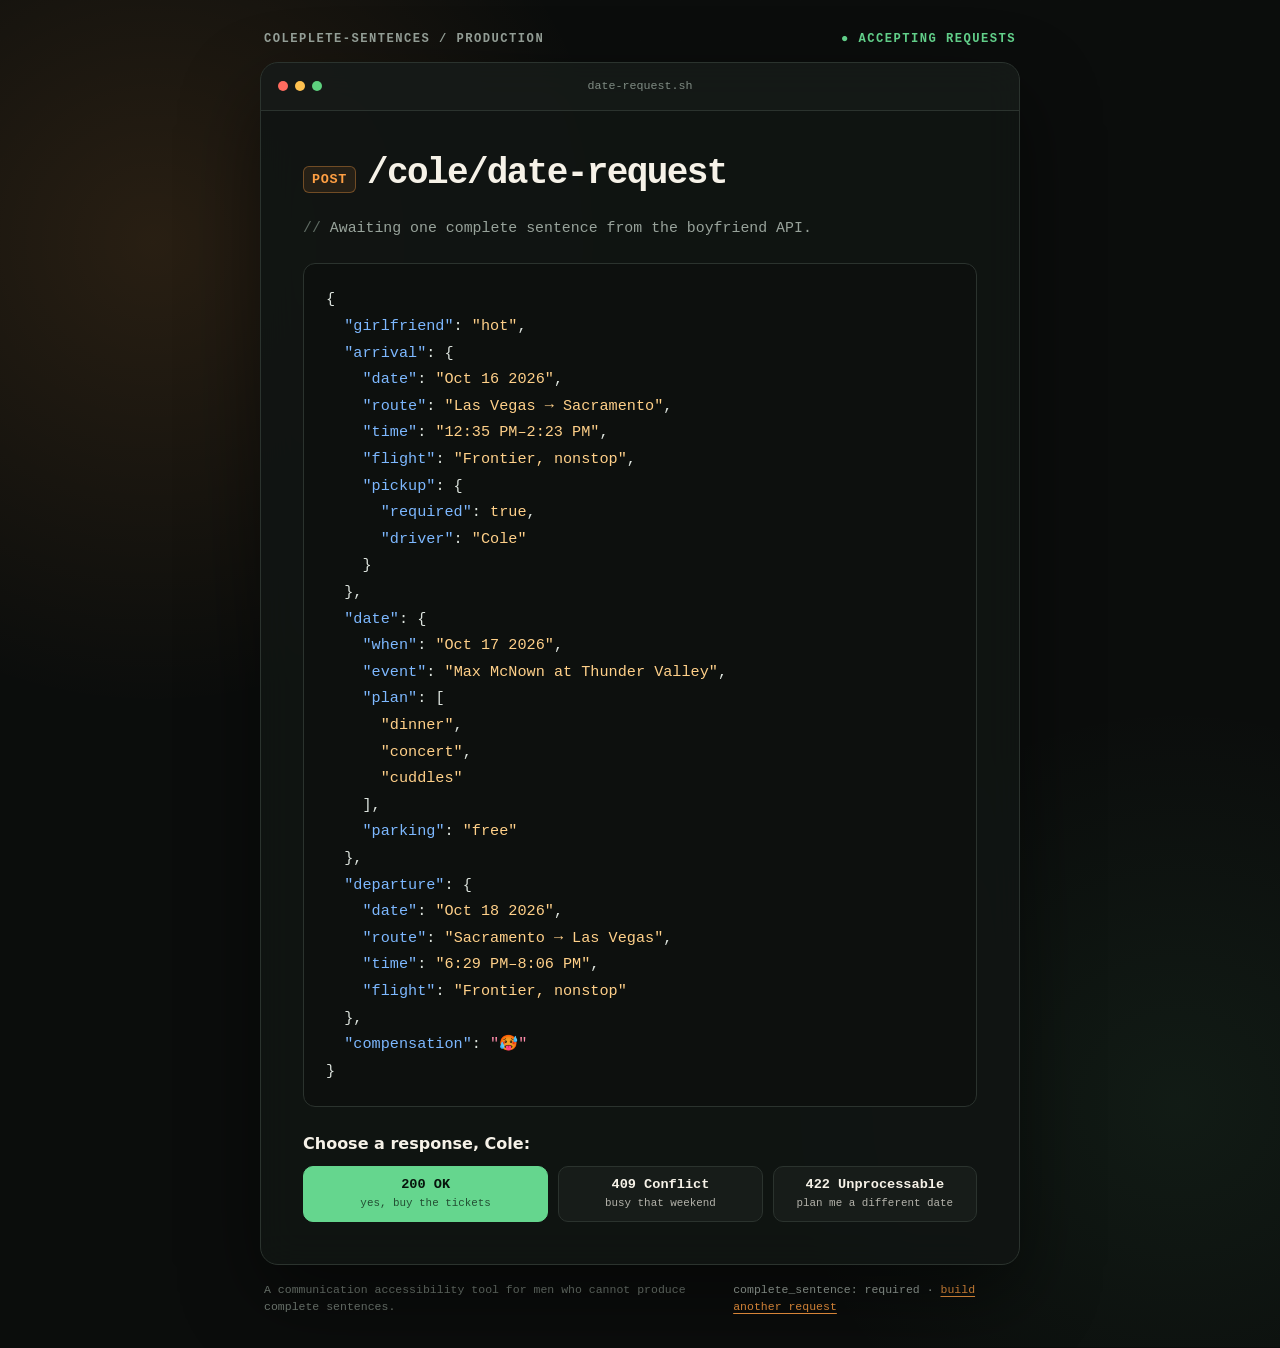
<file: index.html>
<!doctype html>
<html lang="en">
<head>
  <meta charset="utf-8">
  <meta name="viewport" content="width=device-width, initial-scale=1">
  <meta name="theme-color" content="#0b0d0c">
  <meta name="description" content="A date request endpoint for Cole.">
  <title>POST /cole/date-request</title>
  <link rel="icon" type="image/svg+xml" href="data:image/svg+xml,%3Csvg xmlns='http://www.w3.org/2000/svg' viewBox='0 0 64 64'%3E%3Crect width='64' height='64' rx='14' fill='%230b0d0c'/%3E%3Cpath d='M32 50S12 39 12 23c0-9 11-13 20-3 9-10 20-6 20 3 0 16-20 27-20 27Z' fill='%23ff9f43'/%3E%3Cpath d='m24 26-5 6 5 6M40 26l5 6-5 6' fill='none' stroke='%230b0d0c' stroke-width='4' stroke-linecap='round' stroke-linejoin='round'/%3E%3C/svg%3E">
  <link rel="stylesheet" href="styles.css?v=20260915">
  <script src="config.js" defer></script>
  <script src="script.js" defer></script>
</head>
<body>
  <main>
    <div class="eyebrow"><span>coleplete-sentences / production</span><span>● accepting requests</span></div>
    <section class="terminal" aria-labelledby="request-title">
      <div class="window-bar" aria-hidden="true">
        <div class="dots">
          <button class="dot dot-close" type="button" aria-label="Close window"></button>
          <button class="dot dot-minimize" type="button" aria-label="Minimize window"></button>
          <button class="dot dot-maximize" type="button" aria-label="Enter emergency approve mode"></button>
        </div>
        <div class="window-title">date-request.sh</div>
      </div>
      <div class="request">
        <div class="route"><span class="method">POST</span><h1 id="request-title">/<span data-recipient-slug>cole</span>/date-request</h1></div>
        <p class="comment">Awaiting one complete sentence from the boyfriend API.</p>
        <pre id="requestPayload" aria-label="Date request JSON"><span class="punctuation">{</span>
  <span class="key">"girlfriend"</span><span class="punctuation">:</span> <span class="hot">"hot"</span><span class="punctuation">,</span>
  <span class="key">"arrival"</span><span class="punctuation">:</span> <span class="punctuation">{</span>
    <span class="key">"date"</span><span class="punctuation">:</span> <span class="string">"Oct 16 2026"</span><span class="punctuation">,</span>
    <span class="key">"route"</span><span class="punctuation">:</span> <span class="string">"Las Vegas → Sacramento"</span><span class="punctuation">,</span>
    <span class="key">"time"</span><span class="punctuation">:</span> <span class="string">"12:35 PM–2:23 PM"</span><span class="punctuation">,</span>
    <span class="key">"flight"</span><span class="punctuation">:</span> <span class="string">"Frontier, nonstop"</span><span class="punctuation">,</span>
    <span class="key">"pickup"</span><span class="punctuation">:</span> <span class="punctuation">{</span> <span class="key">"required"</span><span class="punctuation">:</span> <span class="string">true</span><span class="punctuation">,</span> <span class="key">"driver"</span><span class="punctuation">:</span> <span class="string">"Cole"</span> <span class="punctuation">}</span>
  <span class="punctuation">},</span>
  <span class="key">"date"</span><span class="punctuation">:</span> <span class="punctuation">{</span>
    <span class="key">"when"</span><span class="punctuation">:</span> <span class="string">"Oct 17 2026 at 7pm"</span><span class="punctuation">,</span>
    <span class="key">"event"</span><span class="punctuation">:</span> <span class="string">"Max McNown at Thunder Valley"</span><span class="punctuation">,</span>
    <span class="key">"plan"</span><span class="punctuation">:</span> <span class="punctuation">[</span><span class="string">"dinner"</span><span class="punctuation">,</span> <span class="string">"concert"</span><span class="punctuation">,</span> <span class="string">"cuddles"</span><span class="punctuation">],</span>
    <span class="key">"parking"</span><span class="punctuation">:</span> <span class="string">"free"</span>
  <span class="punctuation">},</span>
  <span class="key">"departure"</span><span class="punctuation">:</span> <span class="punctuation">{</span>
    <span class="key">"date"</span><span class="punctuation">:</span> <span class="string">"Oct 18 2026"</span><span class="punctuation">,</span>
    <span class="key">"route"</span><span class="punctuation">:</span> <span class="string">"Sacramento → Las Vegas"</span><span class="punctuation">,</span>
    <span class="key">"time"</span><span class="punctuation">:</span> <span class="string">"6:29 PM–8:06 PM"</span><span class="punctuation">,</span>
    <span class="key">"flight"</span><span class="punctuation">:</span> <span class="string">"Frontier, nonstop"</span>
  <span class="punctuation">},</span>
  <span class="key">"compensation"</span><span class="punctuation">:</span> <span class="hot compensation-value" data-classified="&quot;classified&quot;">"🥵"</span>
<span class="punctuation">}</span></pre>
        <p class="prompt">Choose a response, <span data-recipient>Cole</span>:</p>
        <div class="actions" role="group" aria-label="Respond to date request">
          <a class="response-button" data-code="200" href="#">200 OK <small>yes, buy the tickets</small></a>
          <a class="response-button" data-code="409" href="#">409 Conflict <small>busy that weekend</small></a>
          <a class="response-button" data-code="422" href="#">422 Unprocessable <small>plan me a different date</small></a>
        </div>
        <div class="response" aria-live="polite"><div class="response-inner"><div class="response-line"></div></div></div>
      </div>
    </section>
    <footer>
      <span>A communication accessibility tool for men who cannot produce complete sentences.</span>
      <span class="complete">complete_sentence: required · <a href="builder.html">build another request</a></span>
    </footer>
  </main>
  <section class="emergency-overlay" aria-hidden="true" aria-label="Emergency approve mode">
    <p>CRITICAL DECISION REQUIRED</p>
    <button class="emergency-approve" type="button">APPROVE<br>THE REQUEST</button>
    <button class="emergency-exit" type="button">esc — return to normal mode</button>
  </section>
  <div class="confetti-layer" aria-hidden="true"></div>
</body>
</html>
</file>
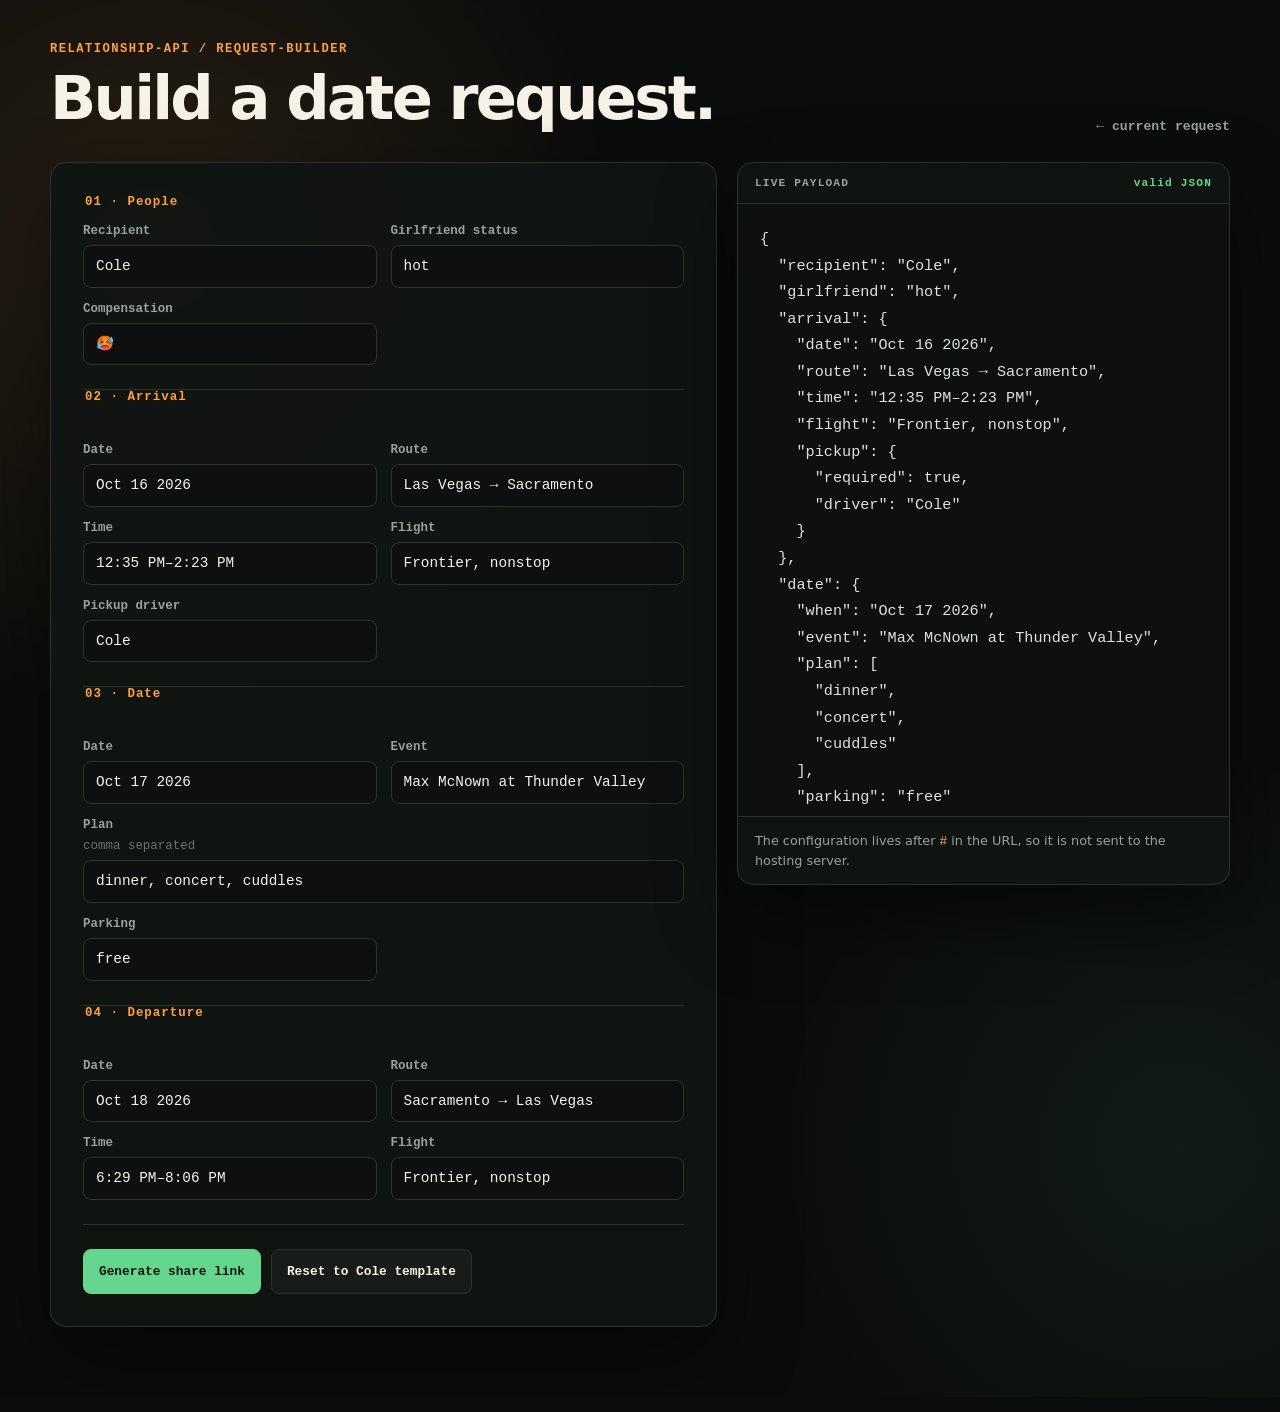
<file: builder.html>
<!doctype html>
<html lang="en">
<head>
  <meta charset="utf-8">
  <meta name="viewport" content="width=device-width, initial-scale=1">
  <meta name="theme-color" content="#0b0d0c">
  <meta name="description" content="Build a reusable relationship API request.">
  <title>Relationship API Request Builder</title>
  <link rel="icon" type="image/svg+xml" href="data:image/svg+xml,%3Csvg xmlns='http://www.w3.org/2000/svg' viewBox='0 0 64 64'%3E%3Crect width='64' height='64' rx='14' fill='%230b0d0c'/%3E%3Cpath d='M32 50S12 39 12 23c0-9 11-13 20-3 9-10 20-6 20 3 0 16-20 27-20 27Z' fill='%23ff9f43'/%3E%3C/svg%3E">
  <link rel="stylesheet" href="styles.css?v=20260915">
  <script src="config.js" defer></script>
  <script src="builder.js" defer></script>
</head>
<body class="builder-page">
  <main class="builder-shell">
    <header class="builder-header">
      <div><p class="builder-kicker">relationship-api / request-builder</p><h1>Build a date request.</h1></div>
      <a class="back-link" href="index.html">← current request</a>
    </header>

    <div class="builder-grid">
      <form id="requestForm" class="builder-form">
        <fieldset>
          <legend>01 · People</legend>
          <label>Recipient<input name="recipient" required autocomplete="off"></label>
          <label>Girlfriend status<input name="girlfriend" autocomplete="off"></label>
          <label>Compensation<input name="compensation" autocomplete="off"></label>
        </fieldset>

        <fieldset>
          <legend>02 · Arrival</legend>
          <label>Date<input name="arrivalDate" autocomplete="off"></label>
          <label>Route<input name="arrivalRoute" autocomplete="off"></label>
          <label>Time<input name="arrivalTime" autocomplete="off"></label>
          <label>Flight<input name="arrivalFlight" autocomplete="off"></label>
          <label>Pickup driver<input name="pickupDriver" autocomplete="off"></label>
        </fieldset>

        <fieldset>
          <legend>03 · Date</legend>
          <label>Date<input name="dateWhen" required autocomplete="off"></label>
          <label>Event<input name="event" required autocomplete="off"></label>
          <label class="wide">Plan <span>comma separated</span><input name="plan" required autocomplete="off"></label>
          <label>Parking<input name="parking" autocomplete="off"></label>
        </fieldset>

        <fieldset>
          <legend>04 · Departure</legend>
          <label>Date<input name="departureDate" autocomplete="off"></label>
          <label>Route<input name="departureRoute" autocomplete="off"></label>
          <label>Time<input name="departureTime" autocomplete="off"></label>
          <label>Flight<input name="departureFlight" autocomplete="off"></label>
        </fieldset>

        <div class="builder-actions">
          <button class="generate-button" type="submit">Generate share link</button>
          <button class="reset-button" type="button" id="resetBuilder">Reset to Cole template</button>
        </div>
        <div class="share-result" id="shareResult" aria-live="polite" hidden>
          <p>Request compiled successfully.</p>
          <div><input id="shareUrl" readonly aria-label="Generated share URL"><button type="button" id="copyUrl">Copy</button></div>
          <a id="openRequest" target="_blank" rel="noopener">Open request ↗</a>
        </div>
      </form>

      <aside class="builder-preview">
        <div class="preview-bar"><span>LIVE PAYLOAD</span><span>valid JSON</span></div>
        <pre id="builderPreview" aria-label="Live JSON preview"></pre>
        <p>The configuration lives after <code>#</code> in the URL, so it is not sent to the hosting server.</p>
      </aside>
    </div>
  </main>
</body>
</html>
</file>
<file: styles.css>
:root {
  color-scheme: dark;
  --bg: #0b0d0c;
  --panel: #111513;
  --panel-2: #171c19;
  --line: #2b332e;
  --text: #f6f2e8;
  --muted: #98a39b;
  --orange: #ff9f43;
  --green: #65d68e;
  --red: #ff7272;
  --blue: #7db8ff;
  --shadow: 0 32px 80px rgba(0, 0, 0, 0.48);
}

* { box-sizing: border-box; }
html { min-height: 100%; }

body {
  min-height: 100vh;
  margin: 0;
  display: grid;
  place-items: center;
  padding: 32px 18px;
  overflow-x: hidden;
  color: var(--text);
  background:
    radial-gradient(circle at 12% 18%, rgba(255, 159, 67, 0.12), transparent 29rem),
    radial-gradient(circle at 92% 82%, rgba(101, 214, 142, 0.07), transparent 25rem),
    var(--bg);
  font-family: Inter, ui-sans-serif, system-ui, -apple-system, BlinkMacSystemFont, "Segoe UI", sans-serif;
}

body::before {
  content: "";
  position: fixed;
  inset: 0;
  pointer-events: none;
  opacity: 0.22;
  background-image: linear-gradient(rgba(255,255,255,.025) 1px, transparent 1px), linear-gradient(90deg, rgba(255,255,255,.025) 1px, transparent 1px);
  background-size: 40px 40px;
  mask-image: linear-gradient(to bottom, black, transparent 85%);
}

main { position: relative; width: min(760px, 100%); }
.eyebrow { display: flex; align-items: center; justify-content: space-between; gap: 16px; margin: 0 4px 14px; color: var(--muted); font: 600 .76rem/1.3 ui-monospace, SFMono-Regular, Menlo, Consolas, monospace; letter-spacing: .12em; text-transform: uppercase; }
.eyebrow span:last-child { color: var(--green); }
.terminal { overflow: hidden; border: 1px solid var(--line); border-radius: 18px; background: rgba(17,21,19,.92); box-shadow: var(--shadow); backdrop-filter: blur(18px); }
.window-bar { display: flex; align-items: center; min-height: 48px; padding: 0 17px; border-bottom: 1px solid var(--line); background: rgba(255,255,255,.018); }
.dots { display: flex; gap: 7px; }
.dot {
  display: block;
  width: 10px;
  height: 10px;
  min-height: 0;
  padding: 0;
  border: 0;
  border-radius: 50%;
  background: #39423d;
  cursor: pointer;
  transition: transform .16s ease, filter .16s ease, box-shadow .16s ease;
}
.dot:first-child { background: #ff6b5f; }
.dot:nth-child(2) { background: #ffc14f; }
.dot:nth-child(3) { background: #5ed17e; }
.dot:hover { transform: scale(1.35); filter: brightness(1.16); }
.dot:first-child:hover { box-shadow: 0 0 12px rgba(255,107,95,.75); }
.dot:nth-child(2):hover { box-shadow: 0 0 12px rgba(255,193,79,.75); }
.dot:nth-child(3):hover { box-shadow: 0 0 12px rgba(94,209,126,.75); }
.dot:active { transform: scale(1.08); }
.dot:focus-visible { outline: 2px solid var(--blue); outline-offset: 3px; }
.terminal.minimized .request { display: none; }
.terminal.minimized .window-title { color: var(--orange); }
.terminal.minimized .window-title::after { content: " — Cole.exe is still thinking…"; }
.compensation-value { position: relative; }
.compensation-value:hover { color: transparent; }
.compensation-value:hover::after { content: attr(data-classified); position: absolute; left: 0; color: #ff8cab; white-space: nowrap; }

.ghost-window {
  position: fixed;
  z-index: var(--ghost-layer);
  inset: 0;
  width: min(760px, calc(100% - 24px));
  height: fit-content;
  margin: auto;
  max-height: calc(100vh - 24px);
  overflow: auto;
  opacity: 1;
  transform: translate(var(--ghost-x), var(--ghost-y));
  animation: ghost-in .18s ease-out both;
}

@keyframes ghost-in {
  from { opacity: 0; }
}

.emergency-overlay {
  position: fixed;
  z-index: 9999;
  inset: 0;
  display: none;
  place-content: center;
  justify-items: center;
  gap: 24px;
  padding: 24px;
  color: #07150c;
  background: var(--green);
  text-align: center;
}

.emergency-overlay.show { display: grid; }
.emergency-overlay p { margin: 0; font: 800 .9rem/1 ui-monospace, SFMono-Regular, Menlo, Consolas, monospace; letter-spacing: .18em; }
.emergency-approve { border: 0; padding: 0; color: #07150c; background: transparent; cursor: pointer; font: 950 clamp(3.5rem, 12vw, 9rem)/.86 ui-monospace, SFMono-Regular, Menlo, Consolas, monospace; letter-spacing: -.08em; }
.emergency-approve:hover { transform: scale(1.025); }
.emergency-exit { border: 1px solid rgba(7,21,12,.35); border-radius: 999px; padding: 10px 16px; color: #07150c; background: transparent; cursor: pointer; font: 700 .78rem ui-monospace, SFMono-Regular, Menlo, Consolas, monospace; }
.emergency-approve:focus-visible,
.emergency-exit:focus-visible { outline: 3px solid #07150c; outline-offset: 5px; }

.confetti-layer { position: fixed; z-index: 10000; inset: 0; overflow: hidden; pointer-events: none; }
.confetti-piece { position: absolute; top: -40px; color: var(--green); font: 900 1rem ui-monospace, SFMono-Regular, Menlo, Consolas, monospace; animation: confetti-fall 1.8s cubic-bezier(.2,.7,.3,1) forwards; }
.confetti-piece.heart { color: #ff7fa3; font-size: 1.25rem; }

@keyframes confetti-fall {
  0% { opacity: 0; transform: translateY(-30px) rotate(0); }
  10% { opacity: 1; }
  100% { opacity: 0; transform: translateY(105vh) rotate(420deg); }
}
.window-title { flex: 1; padding-right: 44px; text-align: center; color: #7f8b83; font: 500 .73rem ui-monospace, SFMono-Regular, Menlo, Consolas, monospace; }
.request { padding: clamp(22px, 5vw, 42px); }
.route { display: flex; align-items: baseline; flex-wrap: wrap; gap: 11px; margin-bottom: 22px; font-family: ui-monospace, SFMono-Regular, Menlo, Consolas, monospace; }
.method { padding: 5px 8px; border: 1px solid rgba(255,159,67,.35); border-radius: 6px; color: var(--orange); background: rgba(255,159,67,.09); font-size: .84rem; font-weight: 800; letter-spacing: .05em; }
h1 { margin: 0; font: 650 clamp(1.35rem, 5vw, 2.25rem)/1.15 ui-monospace, SFMono-Regular, Menlo, Consolas, monospace; letter-spacing: -.045em; }
.comment { margin: 0 0 22px; color: var(--muted); font: 400 .93rem/1.7 ui-monospace, SFMono-Regular, Menlo, Consolas, monospace; }
.comment::before { content: "// "; color: #5f6b63; }
pre { margin: 0; padding: 22px; overflow-x: auto; border: 1px solid var(--line); border-radius: 12px; background: #0d100e; color: #dce3dd; font: 500 clamp(.78rem, 2.6vw, .95rem)/1.75 ui-monospace, SFMono-Regular, Menlo, Consolas, monospace; tab-size: 2; }
.key { color: var(--blue); }
.string { color: #ffd089; }
.hot { color: #ff8cab; }
.punctuation { color: #79847d; }
.prompt { margin: 27px 0 13px; font-size: 1rem; font-weight: 650; }
.actions { display: grid; grid-template-columns: 1.2fr 1fr 1fr; gap: 10px; }
.response-button { display: block; min-height: 51px; border: 1px solid var(--line); border-radius: 10px; padding: 10px 13px; color: var(--text); background: var(--panel-2); cursor: pointer; text-align: center; text-decoration: none; font: 700 .85rem/1.25 ui-monospace, SFMono-Regular, Menlo, Consolas, monospace; transition: transform .16s ease, border-color .16s ease, background .16s ease; }
.response-button:hover { transform: translateY(-2px); border-color: #536058; }
.response-button:focus-visible { outline: 3px solid rgba(125,184,255,.45); outline-offset: 3px; }
.response-button:active { transform: translateY(0); }
.response-button[data-code="200"] { color: #07150c; border-color: var(--green); background: var(--green); }
.response-button[data-code="200"]:hover { background: #7ee8a4; }
.response-button small { display: block; margin-top: 3px; font-size: .68rem; font-weight: 500; opacity: .7; }
.response { display: grid; grid-template-rows: 0fr; opacity: 0; margin-top: 0; transition: grid-template-rows .35s ease, opacity .25s ease, margin .35s ease; }
.response.show { grid-template-rows: 1fr; opacity: 1; margin-top: 18px; }
.response-inner { min-height: 0; overflow: hidden; }
.response-line { padding: 15px 17px; border-left: 3px solid var(--green); background: rgba(101,214,142,.08); font: 600 .84rem/1.55 ui-monospace, SFMono-Regular, Menlo, Consolas, monospace; }
.response-line.error { border-color: var(--red); background: rgba(255,114,114,.08); }
.response-line.change { border-color: var(--orange); background: rgba(255,159,67,.08); }
footer { display: flex; justify-content: space-between; gap: 20px; margin: 16px 4px 0; color: #778179; font: 500 .72rem/1.5 ui-monospace, SFMono-Regular, Menlo, Consolas, monospace; }
.complete { color: #a9b4ac; }
.complete a { color: var(--orange); text-underline-offset: 3px; }

.builder-page { display: block; padding: 42px 22px 70px; }
.builder-shell { width: min(1180px, 100%); margin: 0 auto; }
.builder-header { display: flex; align-items: end; justify-content: space-between; gap: 24px; margin-bottom: 28px; }
.builder-header h1 { margin-top: 8px; font-family: Inter, ui-sans-serif, system-ui, sans-serif; font-size: clamp(2rem, 5vw, 3.8rem); }
.builder-kicker { margin: 0; color: var(--orange); font: 700 .76rem ui-monospace, SFMono-Regular, Menlo, Consolas, monospace; letter-spacing: .12em; text-transform: uppercase; }
.back-link { color: var(--muted); text-decoration: none; font: 650 .82rem ui-monospace, SFMono-Regular, Menlo, Consolas, monospace; }
.back-link:hover { color: var(--text); }
.builder-grid { display: grid; grid-template-columns: minmax(0, 1.15fr) minmax(340px, .85fr); gap: 20px; align-items: start; }
.builder-form, .builder-preview { border: 1px solid var(--line); border-radius: 16px; background: rgba(17,21,19,.92); box-shadow: var(--shadow); }
.builder-form { padding: clamp(18px, 4vw, 32px); }
.builder-form fieldset { display: grid; grid-template-columns: 1fr 1fr; gap: 14px; margin: 0; padding: 24px 0; border: 0; border-bottom: 1px solid var(--line); }
.builder-form fieldset:first-child { padding-top: 0; }
.builder-form legend { width: 100%; margin-bottom: 15px; color: var(--orange); font: 750 .78rem ui-monospace, SFMono-Regular, Menlo, Consolas, monospace; letter-spacing: .08em; }
.builder-form label { display: grid; gap: 7px; color: var(--muted); font: 650 .78rem ui-monospace, SFMono-Regular, Menlo, Consolas, monospace; }
.builder-form label span { font-weight: 400; color: #69736c; }
.builder-form label.wide { grid-column: 1 / -1; }
.builder-form input, .share-result input { width: 100%; min-width: 0; border: 1px solid var(--line); border-radius: 8px; padding: 11px 12px; color: var(--text); background: #0d100e; font: 500 .9rem/1.3 ui-monospace, SFMono-Regular, Menlo, Consolas, monospace; }
.builder-form input:focus, .share-result input:focus { outline: 2px solid rgba(125,184,255,.55); border-color: var(--blue); }
.builder-actions { display: flex; flex-wrap: wrap; gap: 10px; padding-top: 24px; }
.generate-button, .reset-button, .share-result button { min-height: 45px; border-radius: 8px; padding: 10px 15px; cursor: pointer; font: 750 .8rem ui-monospace, SFMono-Regular, Menlo, Consolas, monospace; }
.generate-button { border: 1px solid var(--green); color: #07150c; background: var(--green); }
.reset-button, .share-result button { border: 1px solid var(--line); color: var(--text); background: var(--panel-2); }
.share-result { margin-top: 18px; padding: 16px; border: 1px solid rgba(101,214,142,.28); border-radius: 10px; background: rgba(101,214,142,.07); }
.share-result p { margin: 0 0 10px; color: var(--green); font: 700 .8rem ui-monospace, SFMono-Regular, Menlo, Consolas, monospace; }
.share-result div { display: grid; grid-template-columns: 1fr auto; gap: 8px; }
.share-result a { display: inline-block; margin-top: 11px; color: var(--text); font: 650 .82rem ui-monospace, SFMono-Regular, Menlo, Consolas, monospace; text-underline-offset: 3px; }
.builder-preview { position: sticky; top: 22px; overflow: hidden; }
.preview-bar { display: flex; justify-content: space-between; padding: 14px 17px; border-bottom: 1px solid var(--line); color: var(--muted); font: 700 .7rem ui-monospace, SFMono-Regular, Menlo, Consolas, monospace; letter-spacing: .1em; }
.preview-bar span:last-child { color: var(--green); }
.builder-preview pre { max-height: 68vh; border: 0; border-radius: 0; }
.builder-preview > p { margin: 0; padding: 14px 17px; border-top: 1px solid var(--line); color: var(--muted); font-size: .8rem; line-height: 1.5; }
.builder-preview code { color: var(--orange); }

@media (max-width: 610px) {
  body { place-items: start center; padding: 18px 12px 24px; }
  .eyebrow { margin-top: 4px; }
  .actions { grid-template-columns: 1fr; }
  .response-button { text-align: left; padding-left: 16px; }
  footer { flex-direction: column; gap: 5px; }
  .request { padding: 22px 17px 25px; }
  pre { padding: 17px 14px; }
  .builder-page { padding: 24px 12px 44px; }
  .builder-header { align-items: start; flex-direction: column; }
  .builder-form fieldset { grid-template-columns: 1fr; }
  .builder-form label.wide { grid-column: auto; }
  .share-result div { grid-template-columns: 1fr; }
}

@media (max-width: 900px) {
  .builder-grid { grid-template-columns: 1fr; }
  .builder-preview { position: static; }
}

@media (prefers-reduced-motion: reduce) {
  *, *::before, *::after { scroll-behavior: auto !important; transition-duration: .01ms !important; }
}
</file>
